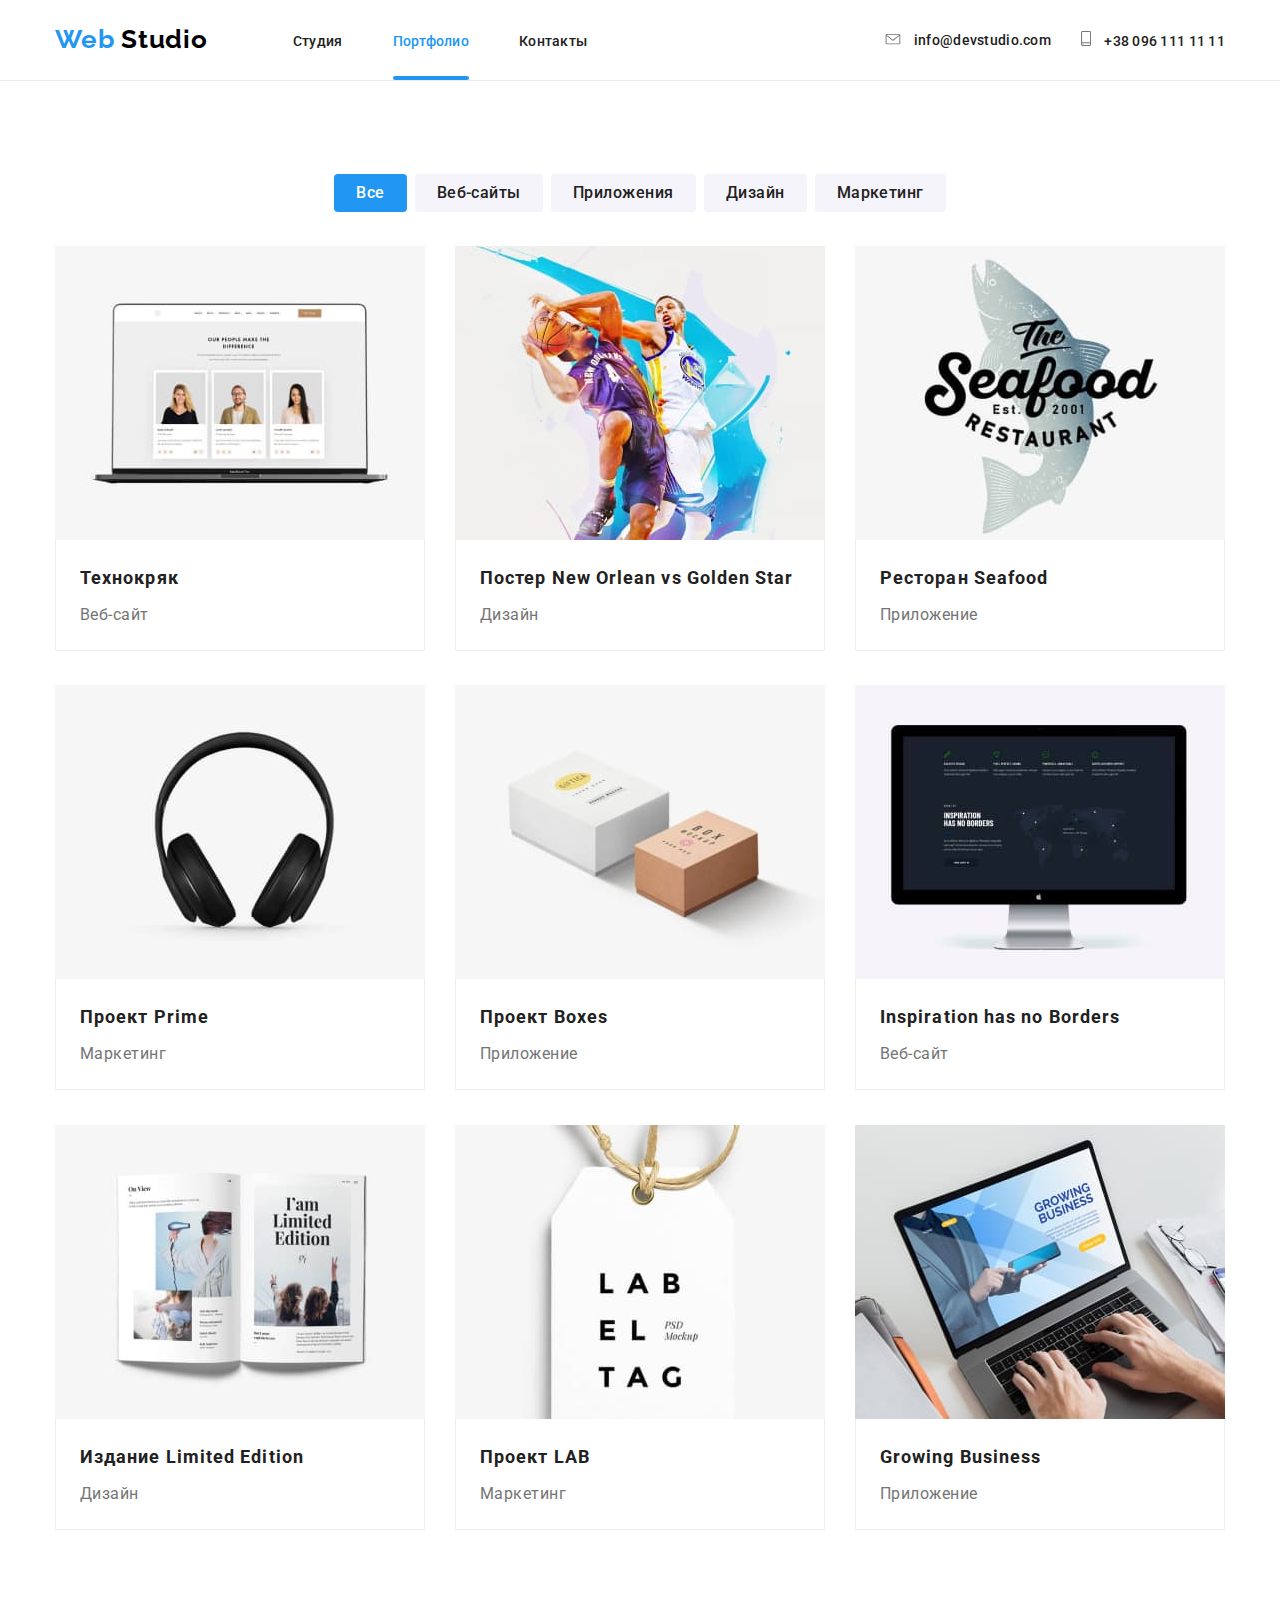
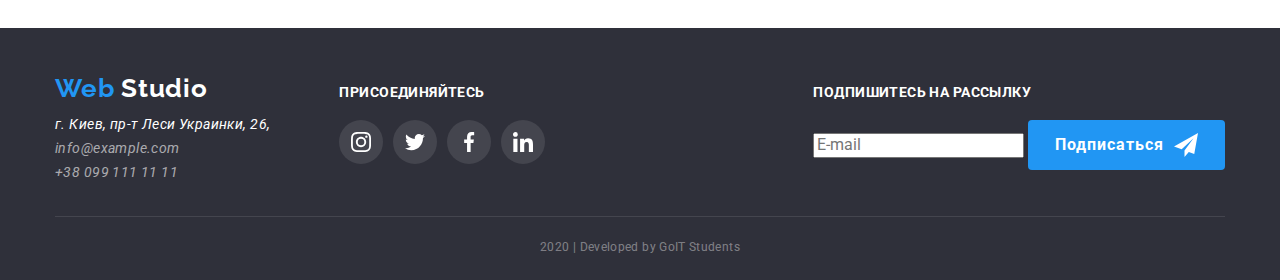
<file: portfolio.html>
<!DOCTYPE html>
<html lang="en">
  <head>
    <meta charset="UTF-8" />
    <meta name="viewport" content="width=device-width, initial-scale=1.0" />
    <title>Portfolio</title>

    <link
      href="https://fonts.googleapis.com/css2?family=Raleway:wght@700&family=Roboto:wght@400;500;700;900&display=swap"
      rel="stylesheet"
    />
    <link rel="stylesheet" href="./css/normalize.css" />
    <link rel="stylesheet" href="./css/style.css" />
  </head>
  <body>
    <header class="header-section">
      <nav class="container nav-flex">
        <!-- Logotype of site -->
        <a href="./index.html" class="logo">
          <span class="logo-blue">Web</span> Studio
        </a>
        <!-- Navigation by site -->
        <ul class="nav-list-site">
          <li><a class="nav-link" href="./index.html">Студия</a></li>
          <li class="line">
            <a class="nav-link current" href="">Портфолио</a>
            <div class="line-link"></div>
          </li>
          <li><a class="nav-link" href="">Контакты</a></li>
        </ul>
        <!-- Contakts -->
        <ul class="nav-list-contacts">
          <li class="icon-address">
            <a class="nav-link" href="mailto:info@devstudio.com">
              <svg class="icon" width="16" height="11">
                <use href="./images/sprite.svg#icon-envelope"></use>
              </svg>
              info@devstudio.com
            </a>
          </li>
          <li class="icon-address">
            <a class="nav-link" href="tel:+380961111111">
              <svg class="icon" width="10" height="15">
                <use href="./images/sprite.svg#icon-smartphone"></use>
              </svg>
              +38 096 111 11 11
            </a>
          </li>
        </ul>
      </nav>
    </header>

    <main>
      <div class="portfolio container">
        <!-- <h1>Студия</h1>
        
          <h2>Фильтры</h2> -->
        <ul class="filters">
          <li class="filters-item">
            <a class="current button" href="">Все</a>
          </li>
          <li class="filters-item">
            <a class="button" href="">Веб-сайты</a>
          </li>
          <li class="filters-item">
            <a class="button" href="">Приложения</a>
          </li>
          <li class="filters-item">
            <a class="button" href="">Дизайн</a>
          </li>
          <li class="filters-item">
            <a class="button" href="">Маркетинг</a>
          </li>
        </ul>

        <!-- <h2>Список проэктов</h2> -->
        <ul class="list-project">
          <li>
            <a class="card-linc" href="">
              <div class="position-text">
                <img
                  class="imgblock"
                  src="./images/project-1.jpg"
                  alt="Изображение веб-сайта на ноутбуке"
                />

                <p class="text">
                  Технокряк это современная площадка распространения
                  коронавируса. Компании используют эту платформу для цифрового
                  шпионажа и атак на защищённые сервера конкурентов.
                </p>
              </div>
              <div class="card-description">
                <p class="portfolio-item-header">Технокряк</p>
                <p class="about-project">Веб-сайт</p>
              </div>
            </a>
          </li>
          <li>
            <a class="card-linc" href="">
              <div class="position-text">
                <img
                  class="imgblock"
                  src="./images/project-2.jpg"
                  alt="Изображение спортсменов играющих в баскетбол"
                />
                <p class="text">
                  Технокряк это современная площадка распространения
                  коронавируса. Компании используют эту платформу для цифрового
                  шпионажа и атак на защищённые сервера конкурентов.
                </p>
              </div>
              <div class="card-description">
                <p class="portfolio-item-header">
                  Постер New Orlean vs Golden Star
                </p>
                <p class="about-project">Дизайн</p>
              </div>
            </a>
          </li>
          <li>
            <a class="card-linc" href="">
              <div class="position-text">
                <img
                  class="imgblock"
                  src="./images/project-3.jpg"
                  alt="Изображение логотипа"
                />
                <p class="text">
                  Технокряк это современная площадка распространения
                  коронавируса. Компании используют эту платформу для цифрового
                  шпионажа и атак на защищённые сервера конкурентов.
                </p>
              </div>
              <div class="card-description">
                <p class="portfolio-item-header">Ресторан Seafood</p>
                <p class="about-project">Приложение</p>
              </div>
            </a>
          </li>
          <li>
            <a class="card-linc" href="">
              <div class="position-text">
                <img
                  class="imgblock"
                  src="./images/project-4.jpg"
                  alt="Изображение наушников"
                />
                <p class="text">
                  Технокряк это современная площадка распространения
                  коронавируса. Компании используют эту платформу для цифрового
                  шпионажа и атак на защищённые сервера конкурентов.
                </p>
              </div>
              <div class="card-description">
                <p class="portfolio-item-header">Проект Prime</p>
                <p class="about-project">Маркетинг</p>
              </div>
            </a>
          </li>
          <li>
            <a class="card-linc" href="">
              <div class="position-text">
                <img
                  class="imgblock"
                  src="./images/project-5.jpg"
                  alt="Изображение двух коробок"
                />
                <p class="text">
                  Технокряк это современная площадка распространения
                  коронавируса. Компании используют эту платформу для цифрового
                  шпионажа и атак на защищённые сервера конкурентов.
                </p>
              </div>
              <div class="card-description">
                <p class="portfolio-item-header">Проект Boxes</p>
                <p class="about-project">Приложение</p>
              </div>
            </a>
          </li>
          <li>
            <a class="card-linc" href="">
              <div class="position-text">
                <img
                  class="imgblock"
                  src="./images/design_decisions.jpg"
                  alt="Изображение монитора"
                />
                <p class="text">
                  Технокряк это современная площадка распространения
                  коронавируса. Компании используют эту платформу для цифрового
                  шпионажа и атак на защищённые сервера конкурентов.
                </p>
              </div>
              <div class="card-description">
                <p class="portfolio-item-header">Inspiration has no Borders</p>
                <p class="about-project">Веб-сайт</p>
              </div>
            </a>
          </li>
          <li>
            <a class="card-linc" href="">
              <div class="position-text">
                <img
                  class="imgblock"
                  src="./images/project-7.jpg"
                  alt="Изображение розвернутого журнала"
                />
                <p class="text">
                  Технокряк это современная площадка распространения
                  коронавируса. Компании используют эту платформу для цифрового
                  шпионажа и атак на защищённые сервера конкурентов.
                </p>
              </div>
              <div class="card-description">
                <p class="portfolio-item-header">Издание Limited Edition</p>
                <p class="about-project">Дизайн</p>
              </div>
            </a>
          </li>
          <li>
            <a class="card-linc" href="">
              <div class="position-text">
                <img
                  class="imgblock"
                  src="./images/project-8.jpg"
                  alt="Изображение логотипа на этекетке"
                />
                <p class="text">
                  Технокряк это современная площадка распространения
                  коронавируса. Компании используют эту платформу для цифрового
                  шпионажа и атак на защищённые сервера конкурентов.
                </p>
              </div>
              <div class="card-description">
                <p class="portfolio-item-header">Проект LAB</p>
                <p class="about-project">Маркетинг</p>
              </div>
            </a>
          </li>
          <li>
            <a class="card-linc" href="">
              <div class="position-text">
                <img
                  class="imgblock"
                  src="./images/desktop_applications.jpg"
                  alt="Изображение ноутбука с печатающими руками"
                />
                <p class="text">
                  Технокряк это современная площадка распространения
                  коронавируса. Компании используют эту платформу для цифрового
                  шпионажа и атак на защищённые сервера конкурентов.
                </p>
              </div>
              <div class="card-description">
                <p class="portfolio-item-header">Growing Business</p>
                <p class="about-project">Приложение</p>
              </div>
            </a>
          </li>
        </ul>
      </div>
    </main>

    <footer class="footer">
      <div class="container">
        <div class="footer-flex">
          <!-- Contact Information -->
          <div>
            <a href="./index.html" class="logo"
              ><span class="logo-blue">Web</span> Studio</a
            >

            <address class="footer-address">
              г. Киев, пр-т Леси Украинки, 26, <br />

              <span>
                <a class="footer-contact" href="mailto:info@devstudio.com">
                  info@example.com
                </a>
              </span>
              <br />
              <span>
                <a class="footer-contact" href="tel:+380961111111">
                  +38 099 111 11 11
                </a>
              </span>
            </address>
          </div>

          <!-- Our social networks -->
          <div>
            <b>Присоединяйтесь</b>
            <ul class="messengers-flex">
              <li class="messenger-item">
                <a href="" aria-label="Ссылка на Instagram">
                  <svg class="icon">
                    <use href="./images/sprite.svg#icon-instagram-1"></use>
                  </svg>
                </a>
              </li>
              <li class="messenger-item">
                <a href="" aria-label="Ссылка на Twitter">
                  <svg class="icon">
                    <use href="./images/sprite.svg#icon-twitter-1"></use>
                  </svg>
                </a>
              </li>
              <li class="messenger-item">
                <a href="" aria-label="Ссылка на Facebook">
                  <svg class="icon">
                    <use href="./images/sprite.svg#icon-facebook-1"></use>
                  </svg>
                </a>
              </li>
              <li class="messenger-item">
                <a href="" aria-label="Ссылка на Linkedin">
                  <svg class="icon">
                    <use href="./images/sprite.svg#icon-linkedin-1"></use>
                  </svg>
                </a>
              </li>
            </ul>
          </div>

          <!-- Subscribe to the newsletter -->
          <div class="form">
            <b>Подпишитесь на рассылку</b>
            <form method="post">
              <input type="email" name="user-email" placeholder="E-mail" />
              <!-- <input type="submit" value="Подписаться" /> -->

              <a
                type="submit"
                class="button"
                href=""
                aria-lable="Кнопка подписатся"
              >
                Подписаться
                <svg class="icon-send">
                  <use href="./images/sprite.svg#icon-send"></use>
                </svg>
              </a>
            </form>
          </div>
        </div>

        <!-- There must to be a line -->

        <p class="developed">2020 | Developed by GoIT Students</p>
      </div>
    </footer>
  </body>
</html>
</file>
<file: css/style.css>
/* 
studio - 000000
web - 2196F3 - адрес.активньій 
меню, фільтри, заголовок - 212121
меню.активньій - 2196F3
адрес,текст - 757575
герой, кнопка, фон - FFFFFF
футер-адрес, E-mail - rgba(255, 255, 255, 0.6);
разработка - rgba(255, 255, 255, 0.4);
*/

:root {
  --logo-color: #000000;
  --text-color: #757575;
  --header-menu-color: #212121;
  --menu-active-color: #2196f3;
  --hero-button-color: #ffffff;
  --team-color: #f5f4fa;

  --footer-backgraund: #2f303a;
  --footer-address-color: rgba(255, 255, 255, 0.6);
  --developer-color: rgba(255, 255, 255, 0.4);
}

/* General styles */

html {
  box-sizing: border-box;
}

*,
*::before,
*::after {
  box-sizing: inherit;
}

body {
  font-family: "Roboto", sans-serif;
  font-style: normal;

  background: var(--hero-button-color);
}

a {
  text-decoration: none;
  color: var(--header-menu-color);
}

ul {
  list-style: none;
  padding-left: 0px;
  margin-top: 0px;
  margin-bottom: 0px;
}

h1,
h2,
h3 {
  margin-top: 0;
  margin-bottom: 0;
}

figure,
p {
  margin: 0;
}

.imgblock {
  display: block;
}

/* Logotype */
.logo {
  margin-top: 24px;
  margin-bottom: 25px;

  font-family: "Raleway", sans-serif;
  font-weight: 700;
  font-size: 26px;
  line-height: 31px;
  letter-spacing: 0.03em;
  color: var(--logo-color);
}

.logo-blue {
  color: var(--menu-active-color);
}

.footer .logo {
  display: block;
  margin-top: 45px;
  margin-bottom: 8px;
  color: var(--hero-button-color);
}

/* Button */
.button {
  display: inline-flex;
  align-items: center;
  border-radius: 4px;

  font-weight: 700;
  font-size: 16px;
  line-height: 30px;
  letter-spacing: 0.06em;
  color: var(--hero-button-color);
  background-color: var(--menu-active-color);
}

.form .button {
  /* minwidth: 200px; */
  padding-top: 10px;
  /* padding-right: 10px; */
  padding-bottom: 10px;
  padding-left: 27px;
  padding-right: 27px;
}

.button-icon {
  margin-left: 8px;
  vertical-align: middle;
}

.filters .button {
  font-weight: 500;
  line-height: 26px;
  letter-spacing: 0.03em;
  color: var(--header-menu-color);
  background-color: var(--hero-button-color);
  padding: 6px 22px;
}

.filters-item.button:hover,
.filters-item.button:focus {
  color: var(--hero-button-color);
  background-color: var(--menu-active-color);
}

/* Navigation in header */
.header-section {
  background-color: var(--hero-button-color);
  border-bottom: 1px solid #ececec;
}

.container {
  width: 1200px;
  padding-left: 15px;
  padding-right: 15px;
  padding-top: 94px;
  margin-left: auto;
  margin-right: auto;
}

.header-section .container {
  padding-top: 0;
  margin-bottom: 0;
}

.nav-flex {
  display: flex;
  align-items: center;
}

.nav-list-site {
  display: flex;
  margin-left: 85px;

  font-weight: 500;
  font-size: 14px;
  line-height: 16px;
  letter-spacing: 0.02em;

  color: var(--header-menu-color);
}

.nav-link {
  transition: 250ms cubic-bezier(0.4, 0, 0.2, 1);
  transition-property: color, fill;
}

.nav-link:hover,
.nav-link:focus {
  color: var(--menu-active-color);
  fill: var(--menu-active-color);
}

.nav-link.current {
  position: relative;
  color: var(--menu-active-color);
}

.line {
  position: relative;
}

.line-link {
  position: absolute;
  bottom: 0;
  height: 4px;
  width: 100%;
  border-radius: 2px;
  background-color: var(--menu-active-color);
}

.nav-list-site .nav-link {
  display: block;
  padding-top: 33px;
  padding-bottom: 31px;
}

.nav-list-site li:not(:last-child) {
  margin-right: 50px;
}

.nav-list-contacts {
  display: flex;
  align-items: center;
  margin-left: auto;

  font-weight: 500;
  font-size: 14px;
  line-height: 16px;
  letter-spacing: 0.02em;
  color: var(--text-color);
}

.nav-list-contacts li + li {
  margin-left: 30px;
}

.icon-address {
  display: inline-flex;
  background-position: 0 center;
}

.nav-link {
  fill: var(--text-color);
}

.icon {
  margin-right: 10px;
}

/* .icon-address::before {
  content: "";
  background-repeat: no-repeat;
  display: inline-flex;
  background-position: 0 center;
  margin-right: 10px;
}
.icon-address:nth-child(1)::before {
  width: 16px;
  height: 12px;
  background-image: url(../images/envelope.svg);
}
.icon-address:nth-child(2)::before {
  width: 10px;
  height: 15px;
  background-image: url(../images/smartphone.svg);
} */

/* 
      Navigation in footer
 */

.footer {
  background-color: var(--footer-backgraund);
}
.footer .container {
  padding-top: 0;
}

.footer-flex {
  display: flex;
  align-items: baseline;
  padding-bottom: 28px;
}

.footer b {
  font-weight: 700;
  font-size: 14px;
  line-height: 16px;
  letter-spacing: 0.03em;
  text-transform: uppercase;
  color: var(--hero-button-color);
  display: block;
  margin-bottom: 20px;
}

.footer-address {
  margin-right: 69px;

  font-weight: 400;
  font-size: 14px;
  line-height: 24px;
  letter-spacing: 0.03em;
  color: var(--hero-button-color);
}

.footer-contact {
  color: var(--footer-address-color);
}

.footer .messenger-item > a {
  fill: var(--hero-button-color);
  background: rgba(255, 255, 255, 0.1);
  border-radius: 50%;
}

.form {
  align-items: flex-end;
  margin-left: auto;
}

.icon-send {
  width: 24px;
  height: 24px;
  margin-left: 10px;
}

.developed {
  padding-top: 18px;
  padding-bottom: 21px;

  font-weight: 400;
  font-size: 12px;
  line-height: 24px;
  text-align: center;
  letter-spacing: 0.03em;
  color: var(--developer-color);

  border-top: 1px solid rgba(255, 255, 255, 0.1);
}

/* ------------ index.html --------------- */
/* Hero section */
.hero {
  height: 600px;
  max-width: 1600px;
  background-image: linear-gradient(
      rgba(47, 48, 58, 0.8),
      rgba(47, 48, 58, 0.8)
    ),
    url(../images/Header-img.jpg);
  background-repeat: no-repeat;
  background-position: center;
  background-size: cover;
  margin-left: auto;
  margin-right: auto;
  text-align: center;
}

.hero .container {
  padding-top: 200px;
  padding-bottom: 200px;
}

.hero-title {
  font-weight: 900;
  font-size: 44px;
  line-height: 60px;
  letter-spacing: 0.06em;
  text-transform: uppercase;
  color: var(--hero-button-color);

  margin-bottom: 30px;
}

.hero .button,
.modal .button {
  justify-content: center;
  border: none;
  width: 200px;
  height: 50px;
  box-shadow: 0px 4px 4px rgba(0, 0, 0, 0.15);
  text-align: center;
}

/* Modal */
.backdrop {
  position: fixed;
  top: 0;
  left: 0;
  width: 100%;
  height: 100%;
  z-index: 10;
  background-color: rgba(0, 0, 0, 0.2);
}

.backdrop.is-hidden {
  opacity: 0;
  pointer-events: none;
}

.modal {
  position: absolute;
  top: 50%;
  left: 50%;

  transform: translate(-50%, -50%);
  min-width: 528px;
  min-height: 581px;
  padding-top: 47px;
  padding-right: 40px;
  padding-bottom: 33px;
  padding-left: 40px;
  display: block;
  /* text-align: start; */
  background: #ffffff;
  box-shadow: 0px 2px 1px rgba(0, 0, 0, 0.2), 0px 1px 1px rgba(0, 0, 0, 0.14),
    0px 1px 3px rgba(0, 0, 0, 0.12);
  border-radius: 4px;
}

.close-modal {
  position: absolute;
  top: 8px;
  right: 8px;
  width: 30px;
  height: 30px;
  border: 1px solid rgba(0, 0, 0, 0.1);
  border-radius: 50%;
  fill: #000000;
  /* display: flex;
  justify-content: center;
  align-items: center; */
}

.close-modal:hover {
  fill: var(--menu-active-color);
}

.modal h2 {
  font-weight: 700;
  font-size: 20px;
  line-height: 23px;
  text-align: center;
  letter-spacing: 0.03em;
  color: var(--header-menu-color);

  padding-bottom: 33px;
}

.group {
  padding-bottom: 28px;
}
.group:last-child {
  padding-bottom: 0;
}

.group.checkbox {
  padding-top: 20px;
  padding-bottom: 30px;
  text-align: center;
  font-size: 14px;
  line-height: 24px;
  letter-spacing: 0.03em;
  color: var(--text-color);
}

.link-agreement {
  text-decoration: underline;
  color: var(--menu-active-color);
}

/* Sections */
.sectoin-title {
  font-weight: 700;
  font-size: 36px;
  line-height: 42px;
  letter-spacing: 0.03em;
  color: var(--header-menu-color);
  text-align: center;
}

.container h2 {
  margin-bottom: 50px;
}

/* Section - features */
.img-feature {
  margin-bottom: 30px;
}

.icon-features {
  content: "";
  display: block;
  height: 120px;
  width: 270px;
  margin-bottom: 30px;
  background: #f5f4fa;
  border-radius: 4px;
  text-align: center;
  padding-top: 25px;
  padding-bottom: 25px;
}

.icon-position {
  width: 70px;
  height: 70px;
}

/* 
.icon-features:nth-child(1)::before {
  background-image: url(../images/sprite.svg#icon-clock_1);
}
.icon-features:nth-child(2)::before {
  background-image: url(../images/clock_1.svg);
}
.icon-features:nth-child(3)::before {
  background-image: url(../images/diagram_1.svg);
}
.icon-features:nth-child(4)::before {
  background-image: url(../images/astronaut_1.svg);
} */

.features-item-header {
  font-weight: 700;
  font-size: 14px;
  line-height: 16px;
  letter-spacing: 0.03em;
  text-transform: uppercase;
  color: var(--header-menu-color);

  margin-bottom: 10px;
}

.features-item-text {
  font-weight: 400;
  font-size: 14px;
  line-height: 24px;
  letter-spacing: 0.03em;
  color: var(--text-color);
}

.feature-flex,
.we_make-flex,
.team-flex,
.customers-flex {
  display: flex;
}

.feature-flex li,
.team-flex li > div {
  max-width: 270px;
}

.feature-flex li:not(:last-child),
.we_make-flex li:not(:last-child),
.team-item:not(:last-child),
.customers-flex li:not(:last-child) {
  margin-right: 30px;
}

/* Section - our works */
.container .we_make-flex {
  padding-bottom: 94px;
}

.we_make-flex li {
  max-width: 370px;
}

.we_make-item {
  position: relative;
}

.we_make-signature {
  position: absolute;
  bottom: 0;
  height: 70px;
  width: 100%;
  padding: 27px 0;
  background-color: rgba(47, 48, 58, 0.8);
}

.we_make-header {
  font-weight: 700;
  font-size: 14px;
  line-height: 16px;
  text-align: center;
  letter-spacing: 0.03em;
  text-transform: uppercase;
  color: var(--hero-button-color);
}

/* Section - our team */
.team {
  background-color: var(--team-color);
}

.team .container {
  padding-top: 94px;
  padding-bottom: 94px;
}

.card-shadow {
  background: var(--hero-button-color);
  box-shadow: 0px 2px 1px rgba(0, 0, 0, 0.2), 0px 1px 1px rgba(0, 0, 0, 0.14),
    0px 1px 3px rgba(0, 0, 0, 0.12);
  border-radius: 0px 0px 4px 4px;
}

.team-header {
  padding-top: 30px;
  margin-bottom: 10px;

  font-weight: 500;
  font-size: 16px;
  line-height: 19px;
  text-transform: capitalize;
  text-align: center;
  letter-spacing: 0.03em;
  color: var(--header-menu-color);
}

.team-profetion {
  margin-bottom: 16px;

  font-weight: 400;
  font-size: 16px;
  line-height: 19px;
  text-align: center;
  letter-spacing: 0.03em;
  color: var(--text-color);
}

.messengers-flex {
  display: flex;
  width: 206px;
  margin-left: auto;
  margin-right: auto;
  padding-bottom: 24px;
}

.messenger-item a {
  display: block;
  padding: 12px;
  width: 44px;
  height: 44px;
  fill: #afb1b8;
}

.messenger-item a:hover,
.messenger-item a:focus {
  background-color: var(--menu-active-color);
  border-radius: 50%;
  fill: var(--hero-button-color);
}

.messenger-item .icon {
  margin-right: 0;
  width: 20px;
  height: 20px;
}

.messenger-item:not(:last-child) {
  margin-right: 10px;
}

/* Section - regular customers  */

.customers.container {
  padding-top: 94px;
  padding-bottom: 94px;
}

.customers-block {
  width: 170px;
  height: 90px;
  border: 1px solid #afb1b8;
  border-radius: 4px;

  display: flex;
  justify-content: center;
  align-items: center;
  fill: #afb1b8;

  transition: 250ms cubic-bezier(0.4, 0, 0.2, 1);
  transition-property: fill, border-color;
}

.customers-block:hover,
.customers-block:focus {
  fill: #2196f3;
  border-color: #2196f3;
}

/* .customers-block .imgblock {
  margin: auto;
} */

/* -------------- portfolio.html -------------- */

.portfolio.container {
  padding-top: 93px;
  padding-bottom: 94px;
}

/* Filters*/
.filters {
  display: flex;
  justify-content: center;
  margin-bottom: 34px;
}

.filters-item {
  font-weight: 500;
  font-size: 16px;
  line-height: 26px;
  text-align: center;
  letter-spacing: 0.03em;
}

.filters-item:not(:last-child) {
  margin-right: 8px;
}

.filters-item .button {
  color: var(--header-menu-color);
  background-color: var(--team-color);
}

.filters-item .current.button {
  color: var(--hero-button-color);
  background-color: var(--menu-active-color);
}

/* Portfolio */

.list-project {
  display: flex;
  flex-wrap: wrap;
}

.list-project li:not(:nth-child(3n)) {
  margin-right: 30px;
}

.list-project li:not(:nth-last-child(-n + 3)) {
  margin-bottom: 30px;
}

.card-description {
  background: var(--hero-button-color);
  border-right: 1px solid #eeeeee;
  border-left: 1px solid #eeeeee;
  border-bottom: 1px solid #eeeeee;
  padding-top: 20px;
  padding-bottom: 20px;
  padding-left: 24px;
  padding-right: 24px;
}

.card-linc {
  display: inline-block;
  content: "";
  overflow: hidden;
}

.position-text {
  position: relative;
  /* transform: translateY(100%); */
}

.text {
  position: absolute;
  top: 0;
  padding-top: 63px;
  padding-left: 24px;
  padding-right: 24px;
  padding-bottom: 63px;
  /* height: 100%; */

  font-size: 18px;
  line-height: 28px;
  letter-spacing: 0.03em;
  color: var(--hero-button-color);
  background: rgba(33, 150, 243, 0.9);

  transform: translateY(100%);
  opacity: 0;
  transition: opacity 250ms cubic-bezier(0.4, 0, 0.2, 1),
    transform 250ms cubic-bezier(0.4, 0, 0.2, 1);
}

.card-linc:hover,
.card-linc:focus {
  box-shadow: 1px 4px 6px rgba(0, 0, 0, 0.16), 0px 4px 4px rgba(0, 0, 0, 0.06),
    0px 1px 1px rgba(0, 0, 0, 0.12);
}

.card-linc:hover .text,
.card-linc:focus .text {
  opacity: 1;
  transform: translateY(0);
}

.portfolio-item-header {
  font-weight: 700;
  font-size: 18px;
  line-height: 36px;
  letter-spacing: 0.06em;
  color: var(--header-menu-color);

  padding-bottom: 4px;
}

.about-project {
  font-size: 16px;
  line-height: 30px;
  letter-spacing: 0.03em;
  color: var(--text-color);
}

.visually-hidden {
  position: absolute;
  border: 0;
  padding: 0;
  height: 1px;
  width: 1px;
  clip: rect(0 0 0 0);
  overflow: hidden;
}
</file>
